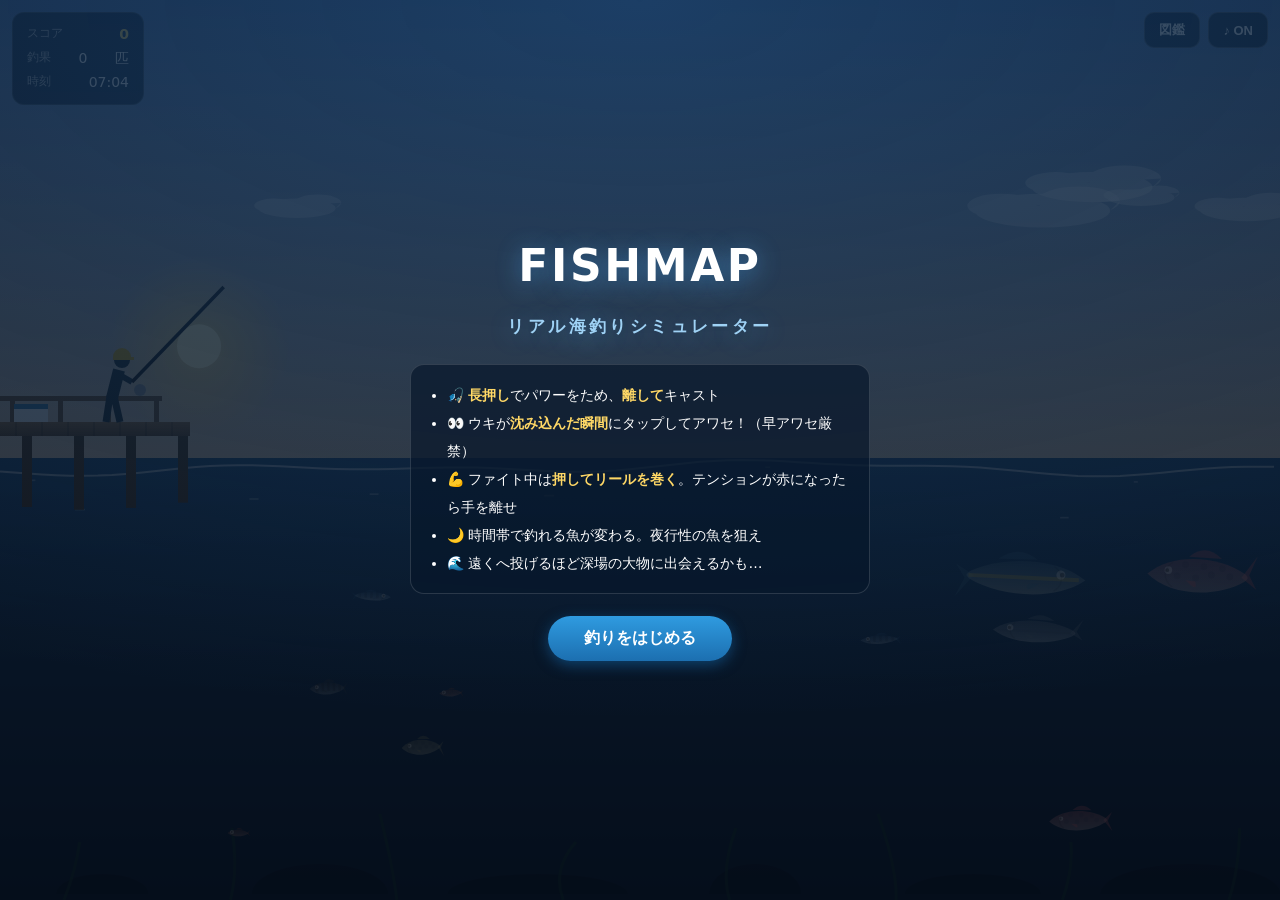
<file: public/fishing-game/index.html>
<!DOCTYPE html>
<html lang="ja">
<head>
<meta charset="utf-8">
<meta name="viewport" content="width=device-width, initial-scale=1, maximum-scale=1, user-scalable=no">
<meta name="theme-color" content="#0b2a4a">
<title>FISHMAP 釣りゲーム — リアル海釣りシミュレーター</title>
<link rel="stylesheet" href="style.css">
</head>
<body>

<canvas id="game"></canvas>

<!-- HUD -->
<div id="hud" class="panel">
  <div class="hud-row"><span class="hud-label">スコア</span><span id="score">0</span></div>
  <div class="hud-row"><span class="hud-label">釣果</span><span id="count">0</span> 匹</div>
  <div class="hud-row"><span class="hud-label">時刻</span><span id="clock">07:00</span></div>
</div>

<div id="top-buttons">
  <button id="zukan-btn" class="icon-btn">図鑑</button>
  <button id="mute-btn" class="icon-btn">♪ ON</button>
</div>

<!-- キャストパワーゲージ -->
<div id="power-wrap" class="panel hidden">
  <div class="gauge-label">キャストパワー</div>
  <div class="gauge"><div id="power-bar"></div></div>
</div>

<!-- ファイトUI -->
<div id="fight-ui" class="panel hidden">
  <div class="gauge-label">ライン テンション</div>
  <div class="gauge tension-gauge">
    <div class="tension-zones"></div>
    <div id="tension-bar"></div>
  </div>
  <div class="fight-meters">
    <span id="line-dist">残り 0m</span>
    <span id="fish-stamina">魚の体力 ●●●●●</span>
  </div>
  <div class="fight-hint">押す＝リールを巻く / 魚が走ったら手を離せ！</div>
</div>

<!-- メッセージ -->
<div id="msg" class="hidden"></div>

<!-- 釣果カード -->
<div id="catch-card" class="overlay hidden">
  <div class="card">
    <div id="catch-badges"></div>
    <h2 id="catch-name">マダイ</h2>
    <canvas id="catch-canvas" width="280" height="140"></canvas>
    <div id="catch-stats"></div>
    <div id="catch-pts"></div>
    <button id="catch-ok" class="big-btn">次を釣る</button>
  </div>
</div>

<!-- 図鑑 -->
<div id="zukan-modal" class="overlay hidden">
  <div class="card zukan-card">
    <h2>さかな図鑑</h2>
    <div id="zukan-grid"></div>
    <button id="zukan-close" class="big-btn">とじる</button>
  </div>
</div>

<!-- タイトル -->
<div id="title" class="overlay">
  <div class="title-inner">
    <h1>FISHMAP<br><span>リアル海釣りシミュレーター</span></h1>
    <ul class="howto">
      <li>🎣 <b>長押し</b>でパワーをため、<b>離して</b>キャスト</li>
      <li>👀 ウキが<b>沈み込んだ瞬間</b>にタップしてアワセ！（早アワセ厳禁）</li>
      <li>💪 ファイト中は<b>押してリールを巻く</b>。テンションが赤になったら手を離せ</li>
      <li>🌙 時間帯で釣れる魚が変わる。夜行性の魚を狙え</li>
      <li>🌊 遠くへ投げるほど深場の大物に出会えるかも…</li>
    </ul>
    <button id="start-btn" class="big-btn">釣りをはじめる</button>
  </div>
</div>

<script src="game.js"></script>
</body>
</html>
</file>
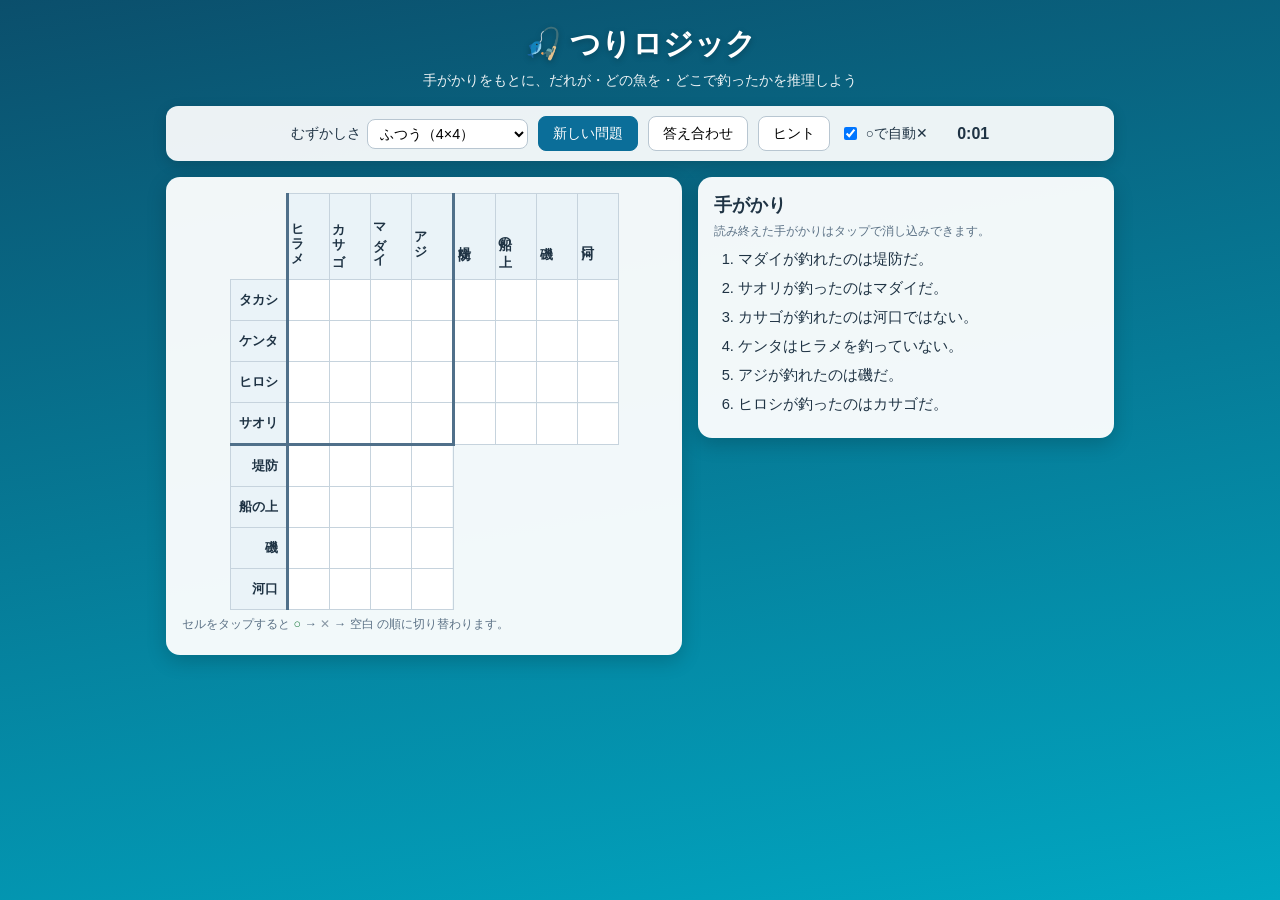
<file: public/game/index.html>
<!DOCTYPE html>
<html lang="ja">
<head>
  <meta charset="utf-8">
  <meta name="viewport" content="width=device-width, initial-scale=1">
  <meta name="description" content="手がかりをもとに、だれが・どの魚を・どこで釣ったかを推理するロジックパズル">
  <title>つりロジック – 推理ロジックパズル</title>
  <link rel="stylesheet" href="style.css">
</head>
<body>
  <div class="app">
    <header class="app-header">
      <h1>🎣 つりロジック</h1>
      <p class="subtitle">手がかりをもとに、だれが・どの魚を・どこで釣ったかを推理しよう</p>
    </header>

    <div class="toolbar">
      <label class="control">
        むずかしさ
        <select id="difficulty">
          <option value="easy">かんたん（3×3）</option>
          <option value="normal" selected>ふつう（4×4）</option>
          <option value="hard">むずかしい（5×5）</option>
        </select>
      </label>
      <button id="new-game" class="btn primary">新しい問題</button>
      <button id="check" class="btn">答え合わせ</button>
      <button id="hint" class="btn">ヒント</button>
      <label class="control checkbox">
        <input type="checkbox" id="autocross" checked> ○で自動✕
      </label>
      <span id="timer" class="timer">0:00</span>
    </div>

    <div id="message" class="message" hidden></div>

    <main class="layout">
      <section class="board-wrap">
        <div id="board"></div>
        <p class="howto">セルをタップすると <span class="maru">○</span> → <span class="batsu">✕</span> → 空白 の順に切り替わります。</p>
      </section>
      <section class="clues">
        <h2>手がかり</h2>
        <p class="howto">読み終えた手がかりはタップで消し込みできます。</p>
        <ol id="clue-list"></ol>
      </section>
    </main>
  </div>

  <div id="win" class="overlay" hidden>
    <div class="overlay-card">
      <div class="overlay-emoji">🐟🎉</div>
      <h2>正解！</h2>
      <p id="win-stats"></p>
      <button id="win-new-game" class="btn primary">新しい問題で遊ぶ</button>
    </div>
  </div>

  <script src="game.js"></script>
</body>
</html>
</file>
<file: public/fishing-game/style.css>
* { box-sizing: border-box; -webkit-tap-highlight-color: transparent; }

html, body {
  margin: 0;
  padding: 0;
  width: 100%;
  height: 100%;
  overflow: hidden;
  background: #0b2a4a;
  font-family: "Hiragino Kaku Gothic ProN", "Hiragino Sans", "Yu Gothic", "Meiryo", system-ui, sans-serif;
  color: #fff;
  touch-action: none;
  user-select: none;
  -webkit-user-select: none;
}

#game {
  position: fixed;
  inset: 0;
  display: block;
}

.hidden { display: none !important; }

/* ---------- パネル共通 ---------- */
.panel {
  position: fixed;
  background: rgba(8, 24, 44, 0.72);
  backdrop-filter: blur(6px);
  border: 1px solid rgba(255, 255, 255, 0.14);
  border-radius: 12px;
  padding: 10px 14px;
  z-index: 10;
}

/* ---------- HUD ---------- */
#hud {
  top: 12px;
  left: 12px;
  min-width: 132px;
  font-size: 14px;
  line-height: 1.7;
}
.hud-row { display: flex; justify-content: space-between; gap: 12px; }
.hud-label { opacity: 0.65; font-size: 12px; }
#score { color: #ffd866; font-weight: 700; }

#top-buttons {
  position: fixed;
  top: 12px;
  right: 12px;
  display: flex;
  gap: 8px;
  z-index: 10;
}
.icon-btn {
  background: rgba(8, 24, 44, 0.72);
  border: 1px solid rgba(255, 255, 255, 0.2);
  color: #fff;
  border-radius: 10px;
  padding: 8px 14px;
  font-size: 13px;
  font-weight: 700;
  cursor: pointer;
}
.icon-btn:active { transform: scale(0.95); }

/* ---------- ゲージ ---------- */
#power-wrap {
  left: 50%;
  bottom: 26px;
  transform: translateX(-50%);
  width: min(320px, 76vw);
  text-align: center;
}
.gauge-label {
  font-size: 11px;
  letter-spacing: 0.12em;
  opacity: 0.8;
  margin-bottom: 6px;
}
.gauge {
  position: relative;
  height: 16px;
  border-radius: 8px;
  background: rgba(255, 255, 255, 0.12);
  overflow: hidden;
}
#power-bar {
  height: 100%;
  width: 0%;
  border-radius: 8px;
  background: linear-gradient(90deg, #38c172, #ffd866 60%, #ff5d5d);
  transition: none;
}

/* ---------- ファイトUI ---------- */
#fight-ui {
  top: 14px;
  left: 50%;
  transform: translateX(-50%);
  width: min(420px, 88vw);
  text-align: center;
}
.tension-gauge { height: 18px; }
.tension-zones {
  position: absolute;
  inset: 0;
  background: linear-gradient(90deg,
    rgba(56, 193, 114, 0.25) 0 55%,
    rgba(255, 216, 102, 0.25) 55% 80%,
    rgba(255, 93, 93, 0.3) 80% 100%);
}
#tension-bar {
  position: relative;
  height: 100%;
  width: 0%;
  background: #7fd4ff;
  border-radius: 8px;
}
#tension-bar.danger { background: #ff5d5d; }
#tension-bar.warn { background: #ffd866; }
.fight-meters {
  display: flex;
  justify-content: space-between;
  font-size: 12px;
  margin-top: 6px;
}
#fish-stamina { color: #ff9d76; }
.fight-hint { font-size: 11px; opacity: 0.6; margin-top: 4px; }

/* ---------- メッセージ ---------- */
#msg {
  position: fixed;
  bottom: 84px;
  left: 50%;
  transform: translateX(-50%);
  background: rgba(8, 24, 44, 0.85);
  border: 1px solid rgba(255, 255, 255, 0.18);
  padding: 10px 22px;
  border-radius: 999px;
  font-size: 15px;
  font-weight: 700;
  white-space: nowrap;
  z-index: 20;
  animation: msg-pop 0.25s ease-out;
}
@keyframes msg-pop {
  from { transform: translateX(-50%) scale(0.8); opacity: 0; }
  to   { transform: translateX(-50%) scale(1); opacity: 1; }
}

/* ---------- オーバーレイ ---------- */
.overlay {
  position: fixed;
  inset: 0;
  background: rgba(4, 12, 24, 0.66);
  display: flex;
  align-items: center;
  justify-content: center;
  z-index: 50;
  padding: 16px;
}
.card {
  background: linear-gradient(180deg, #10304f, #0a2138);
  border: 1px solid rgba(255, 255, 255, 0.18);
  border-radius: 18px;
  padding: 22px 26px;
  text-align: center;
  max-width: 420px;
  width: 100%;
  box-shadow: 0 18px 60px rgba(0, 0, 0, 0.5);
  animation: card-pop 0.3s cubic-bezier(0.2, 1.6, 0.4, 1);
}
@keyframes card-pop {
  from { transform: scale(0.7); opacity: 0; }
  to   { transform: scale(1); opacity: 1; }
}

.big-btn {
  margin-top: 16px;
  background: linear-gradient(180deg, #2f9be0, #1c6fb0);
  border: none;
  color: #fff;
  font-size: 16px;
  font-weight: 700;
  padding: 12px 36px;
  border-radius: 999px;
  cursor: pointer;
  box-shadow: 0 4px 14px rgba(20, 110, 180, 0.5);
}
.big-btn:active { transform: scale(0.96); }

/* ---------- 釣果カード ---------- */
#catch-card h2 { margin: 6px 0 4px; font-size: 26px; color: #ffd866; }
#catch-canvas { width: 280px; max-width: 100%; height: auto; }
#catch-stats { font-size: 15px; line-height: 1.8; }
#catch-pts { font-size: 18px; font-weight: 700; color: #7fd4ff; margin-top: 6px; }
#catch-badges { min-height: 24px; }
.badge {
  display: inline-block;
  font-size: 12px;
  font-weight: 700;
  padding: 3px 12px;
  border-radius: 999px;
  margin: 0 4px;
}
.badge.new { background: #e0563f; }
.badge.record { background: #c9a227; }

/* ---------- 図鑑 ---------- */
.zukan-card { max-width: 560px; max-height: 86vh; display: flex; flex-direction: column; }
.zukan-card h2 { margin: 0 0 12px; }
#zukan-grid {
  display: grid;
  grid-template-columns: repeat(auto-fill, minmax(150px, 1fr));
  gap: 10px;
  overflow-y: auto;
  padding: 4px;
}
.zukan-cell {
  background: rgba(255, 255, 255, 0.06);
  border: 1px solid rgba(255, 255, 255, 0.1);
  border-radius: 10px;
  padding: 8px;
  font-size: 11px;
  line-height: 1.5;
}
.zukan-cell canvas { width: 100%; height: auto; }
.zukan-cell .z-name { font-weight: 700; font-size: 13px; }
.zukan-cell.unknown { opacity: 0.55; }

/* ---------- タイトル ---------- */
#title {
  background:
    radial-gradient(120% 80% at 50% 0%, rgba(40, 110, 180, 0.35), transparent),
    rgba(4, 12, 24, 0.78);
}
.title-inner { max-width: 460px; text-align: center; }
#title h1 {
  font-size: 44px;
  margin: 0 0 4px;
  letter-spacing: 0.06em;
  text-shadow: 0 4px 24px rgba(80, 180, 255, 0.45);
}
#title h1 span { font-size: 17px; font-weight: 600; color: #9fd2f5; letter-spacing: 0.2em; }
.howto {
  text-align: left;
  background: rgba(8, 24, 44, 0.7);
  border: 1px solid rgba(255, 255, 255, 0.14);
  border-radius: 14px;
  padding: 16px 20px 16px 36px;
  font-size: 14px;
  line-height: 2;
  margin: 22px 0 6px;
}
.howto b { color: #ffd866; }

@media (max-width: 480px) {
  #title h1 { font-size: 34px; }
  .howto { font-size: 12.5px; }
  #hud { font-size: 12px; min-width: 110px; }
}
</file>
<file: public/game/style.css>
* {
  box-sizing: border-box;
}

body {
  margin: 0;
  font-family: 'Hiragino Kaku Gothic ProN', 'Hiragino Sans', 'Yu Gothic', Meiryo, sans-serif;
  background: linear-gradient(170deg, #0b4f6c 0%, #01a7c2 100%);
  min-height: 100vh;
  color: #1f3344;
}

.app {
  max-width: 980px;
  margin: 0 auto;
  padding: 16px 16px 48px;
}

.app-header {
  text-align: center;
  color: #fff;
  margin: 8px 0 16px;
}

.app-header h1 {
  margin: 0;
  font-size: 1.9rem;
  text-shadow: 0 2px 6px rgba(0, 0, 0, 0.25);
}

.subtitle {
  margin: 6px 0 0;
  font-size: 0.9rem;
  opacity: 0.92;
}

.toolbar {
  display: flex;
  flex-wrap: wrap;
  align-items: center;
  justify-content: center;
  gap: 10px;
  background: rgba(255, 255, 255, 0.92);
  border-radius: 12px;
  padding: 10px 14px;
  box-shadow: 0 4px 14px rgba(0, 0, 0, 0.15);
}

.control {
  font-size: 0.85rem;
  display: flex;
  align-items: center;
  gap: 6px;
}

.control select {
  font-size: 0.9rem;
  padding: 5px 8px;
  border-radius: 8px;
  border: 1px solid #b8c6d1;
  background: #fff;
}

.btn {
  font-size: 0.9rem;
  padding: 7px 14px;
  border-radius: 8px;
  border: 1px solid #b8c6d1;
  background: #fff;
  cursor: pointer;
  transition: background 0.15s;
}

.btn:hover {
  background: #eef4f8;
}

.btn.primary {
  background: #0b6e99;
  border-color: #0b6e99;
  color: #fff;
}

.btn.primary:hover {
  background: #0a5e83;
}

.timer {
  font-variant-numeric: tabular-nums;
  font-weight: 700;
  font-size: 1rem;
  min-width: 3.2em;
  text-align: right;
}

.message {
  margin: 12px auto 0;
  max-width: 560px;
  padding: 10px 16px;
  border-radius: 10px;
  text-align: center;
  font-weight: 600;
  box-shadow: 0 4px 14px rgba(0, 0, 0, 0.15);
}

.message.ok {
  background: #e3f6e8;
  color: #1c7a3d;
}

.message.ng {
  background: #fdebea;
  color: #c0392b;
}

.layout {
  display: flex;
  flex-wrap: wrap;
  gap: 16px;
  align-items: flex-start;
  margin-top: 16px;
}

.board-wrap,
.clues {
  background: rgba(255, 255, 255, 0.95);
  border-radius: 14px;
  padding: 16px;
  box-shadow: 0 6px 20px rgba(0, 0, 0, 0.18);
}

.board-wrap {
  flex: 1 1 380px;
  overflow-x: auto;
}

.clues {
  flex: 1 1 280px;
}

.clues h2 {
  margin: 0 0 4px;
  font-size: 1.1rem;
}

.howto {
  font-size: 0.78rem;
  color: #5b7185;
  margin: 6px 0;
}

#clue-list {
  margin: 8px 0 0;
  padding-left: 24px;
}

#clue-list li {
  margin: 7px 0;
  font-size: 0.92rem;
  line-height: 1.5;
  cursor: pointer;
  user-select: none;
}

#clue-list li.done {
  text-decoration: line-through;
  color: #a3b3c0;
}

/* ===== 推理グリッド ===== */

.grid {
  border-collapse: collapse;
  margin: 0 auto;
}

.grid th,
.grid td {
  border: 1px solid #c6d3dd;
  padding: 0;
}

.grid .corner {
  border: none;
  background: transparent;
}

.grid .col-head {
  writing-mode: vertical-rl;
  text-orientation: upright;
  font-size: 0.8rem;
  font-weight: 600;
  padding: 8px 0;
  min-width: 40px;
  height: 86px;
  background: #eaf3f8;
  vertical-align: bottom;
}

.grid .row-head {
  font-size: 0.8rem;
  font-weight: 600;
  text-align: right;
  padding: 0 8px;
  background: #eaf3f8;
  white-space: nowrap;
}

.grid .block-start {
  border-left: 3px solid #50708a;
}

.grid tr.block-top th,
.grid tr.block-top td {
  border-top: 3px solid #50708a;
}

.cell {
  display: block;
  width: 40px;
  height: 40px;
  border: none;
  background: #fff;
  font-size: 1.15rem;
  line-height: 1;
  cursor: pointer;
  padding: 0;
}

.cell:hover {
  background: #f0f7fb;
}

.cell.maru {
  color: #1c7a3d;
  font-weight: 700;
  background: #ecf9f0;
}

.cell.batsu {
  color: #b6c2cc;
}

.maru {
  color: #1c7a3d;
  font-weight: 700;
}

.batsu {
  color: #8a99a6;
}

/* ===== クリア時のオーバーレイ ===== */

.overlay[hidden] {
  display: none;
}

.overlay {
  position: fixed;
  inset: 0;
  background: rgba(8, 40, 58, 0.6);
  display: flex;
  align-items: center;
  justify-content: center;
  padding: 16px;
  z-index: 10;
}

.overlay-card {
  background: #fff;
  border-radius: 16px;
  padding: 28px 36px;
  text-align: center;
  box-shadow: 0 10px 40px rgba(0, 0, 0, 0.35);
}

.overlay-emoji {
  font-size: 2.4rem;
}

.overlay-card h2 {
  margin: 8px 0;
  font-size: 1.5rem;
}

.overlay-card p {
  margin: 0 0 18px;
  color: #50708a;
}

@media (max-width: 480px) {
  .cell {
    width: 32px;
    height: 32px;
    font-size: 1rem;
  }

  .grid .col-head {
    min-width: 32px;
    height: 74px;
    font-size: 0.72rem;
  }
}
</file>
